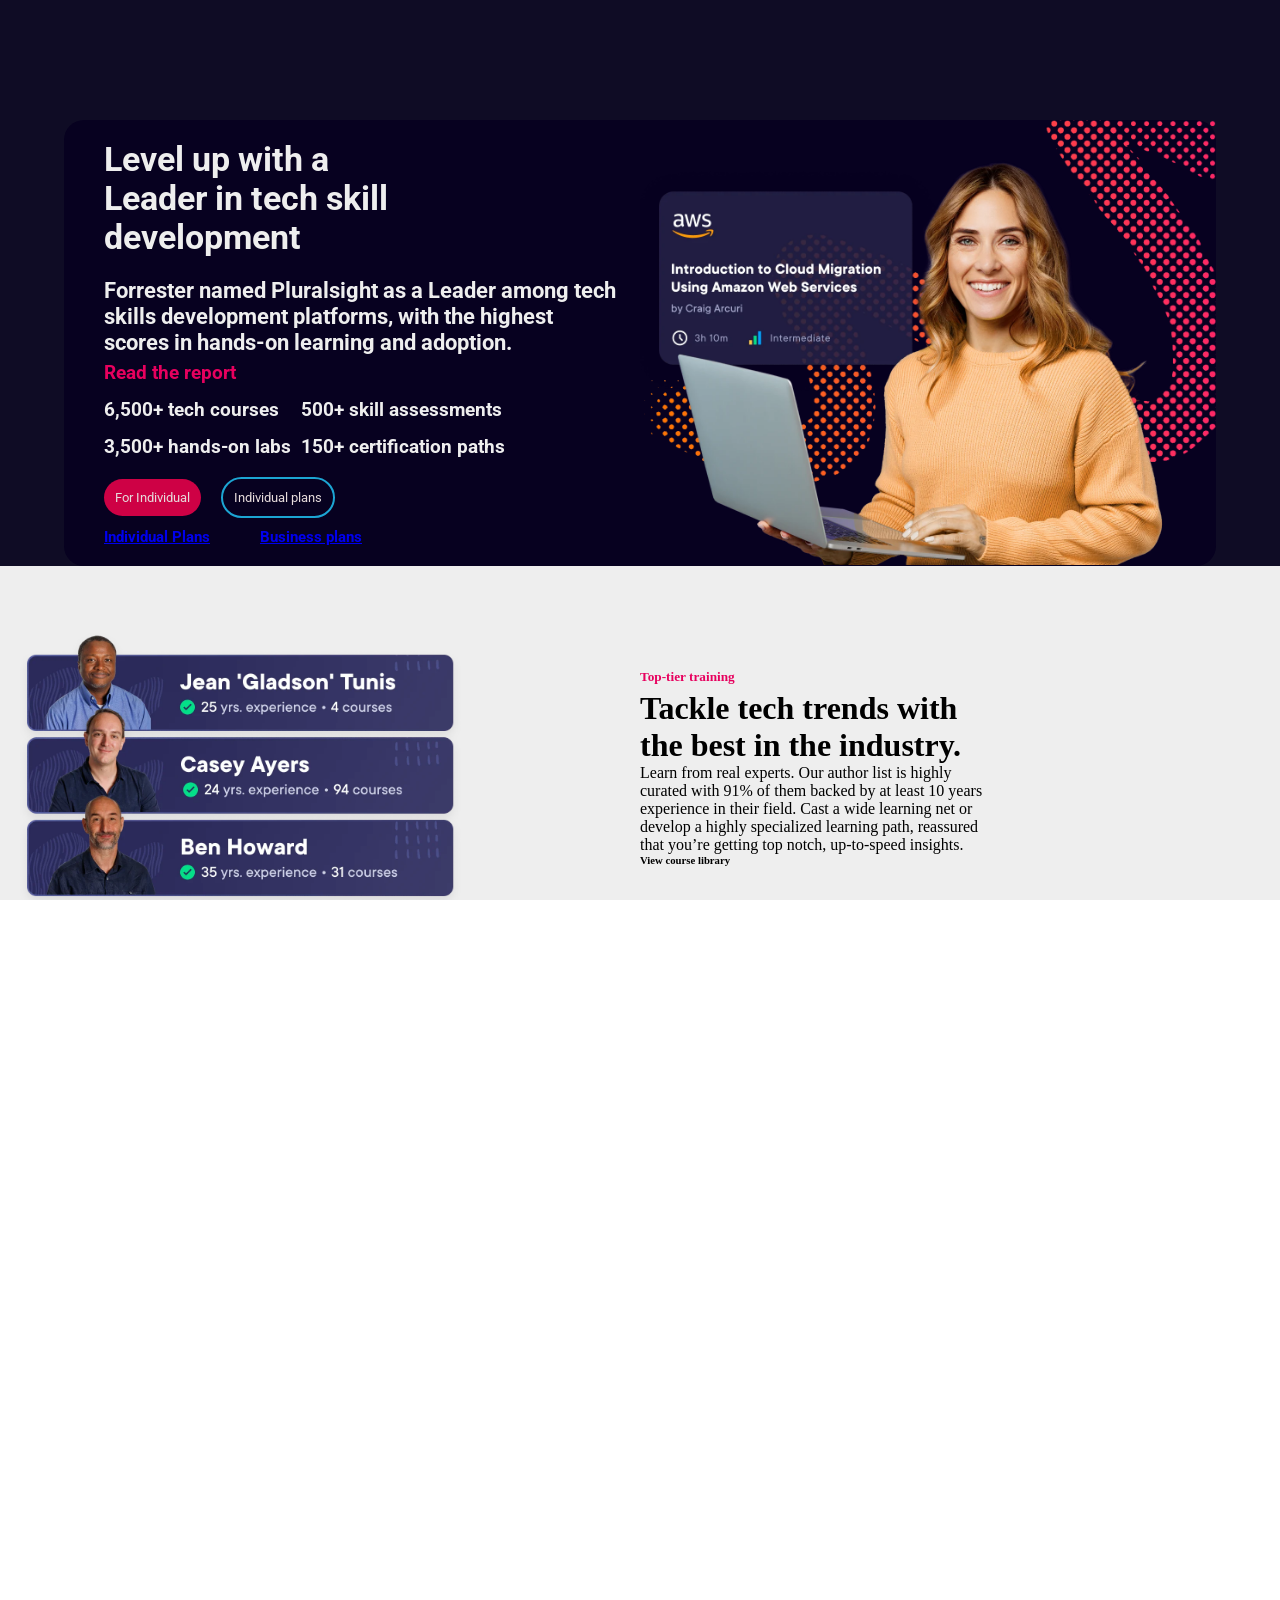
<file: index.html>
<!DOCTYPE html>
<html lang="en">

<head>
    <meta charset="UTF-8">
    <meta name="viewport" content="width=device-width, initial-scale=1.0,maximun-scale=1.0,user-scalable=no">
    <title>Pluralsight Homepoage</title>
    <link rel="stylesheet" href="style.css">
    <link rel="preconnect" href="https://fonts.googleapis.com">
    <link rel="preconnect" href="https://fonts.gstatic.com" crossorigin>
    <link
        href="https://fonts.googleapis.com/css2?family=Roboto+Flex:opsz,wght@8..144,100..1000&family=Roboto:ital,wght@0,100..900;1,100..900&display=swap"
        rel="stylesheet">
    <link href="https://fonts.googleapis.com/css2?family=Poppins:wght@300;400;500;600;700&display=swap"
        rel="stylesheet">
</head>

<body>
    <!--
    <header>
        <div class="head">
            <p class="head-p">PLURALSIGHT</p>
            <input type="search">
            <p>Sign in</p>
        </div>
        <div class="section-1">
            <ul class="list">
                <li>Individuals</li>
                <li>Business</li>
                <li>Public Sector</li>
                <li>Courses</li>
                <li>Resources</li>
            </ul>
            <div class="btn-secs">
                <button class="btn-1">Contact sales</button>
                <button class="btn-2">View plans</button>
            </div>
        </div>
        -->
    </header>
    <main>
        <section>

            <div class="frst-section-bg">
                <div class="frst-section">
                    <div class="text">

                        <h1>Level up with a <br>Leader in tech skill<br> development</h1>


                        <h4>Forrester named Pluralsight as a Leader among tech skills development platforms, with
                            the
                            highest
                            scores
                            in
                            hands-on learning and adoption.
                        </h4>
                        <h5>Read the report </h5>

                        <div class="report">
                            <div class="reports-1">
                                <h5>6,500+ tech courses</h5>
                                <h5>3,500+ hands-on labs</h5>
                            </div>
                            <div class="reports-2">
                                <h5>500+ skill assessments</h5>
                                <h5>150+ certification paths</h5>
                            </div>
                        </div>
                        <div class="button-1">
                            <button class="btn-3">For Individual</button>
                            <button class="btn-4">Individual plans</button>
                        </div>
                        <div class="b-section">
                            <h6 class="business-section"> <a href=" #">Individual Plans</a></h6>
                            <h6 class="business-section"> <a href="#">Business plans</a></h6>
                        </div>
                    </div>
                    <img src="evolve-tech.webp">

                </div>
            </div>
            <div class="second-secs">
                <img src="course-authors.webp" class="img-2">
                <div class="text-2">
                    <h5>
                        <b>Top-tier training</b>
                    </h5>

                    <h3>Tackle tech trends with<br>the best in the industry.</h3>


                    <p>Learn from real experts. Our author list is highly curated with 91% of them backed by at
                        least
                        10
                        years
                        experience in their field. Cast a wide learning net or develop a highly specialized learning
                        path,
                        reassured that you’re getting top notch, up-to-speed insights.</p>


                    <h6>View course library</h6>
                </div>
            </div>


            <div class="card-container">
                <div class="card">
                    <div class="icon"></div>
                    <h3>AI + Data</h3>
                    <p>Work smarter (not harder) with artificial intelligence and keep up with Claude AI and more in
                        this rapidly growing tech field.</p>
                    <a href="#">Generate AI skills →</a>
                </div>

                <div class="card">
                    <div class="icon"></div>
                    <h3>Software dev</h3>
                    <p>Build fluency in languages like C#, Java, Angular, and JavaScript and keep evolving as they
                        do to
                        develop efficiently.</p>
                    <a href="#">Speak software dev →</a>
                </div>
                <div class="card">
                    <div class="icon"></div>
                    <h3>Cloud + IT Ops</h3>
                    <p>From AWS to Google Cloud and everything in between, expand your cloud clout for down-to-earth
                        professional returns.</p>
                    <a href="#">Conquer the cloud →</a>
                </div>

                <div class="card">
                    <div class="icon"></div>
                    <h3>Security</h3>
                    <p>Stop cyber attacks in their tracks and secure critical skills to position yourself as the
                        expert
                        at keeping data under lock and key.</p>
                    <a href="#">Lock down security learning →</a>
                </div>
            </div>
            <div class="section-4">

                <img src="pluralsight-hands-on-labs (1).webp" class="img-3">
                <div class="text-3">
                    <h5>Learn by doing</h5>
                    <h3>Build confidence with hands-<br>on practice</h3>
                    <p>Experiment with new skills in 3,000+ interactive labs and AI or cloud sandboxes to quickly
                        get
                        the
                        hang
                        of them in real-world environments and take your career (and salary!) to the next .
                    </p>

                    <h6> Learn about labs</h6>
                </div>

            </div>
            <div class="section-5">
                <div class="text-5">

                    <h5>Speed up your personal<br> learning journey, no matter where you are</h5>
                    <p>Identify current skill levels and growth opportunities with Skill IQ assessments to
                        customize your experience and upskill quickly. Plus receive instant guidance with
                        Pluralsight’s AI assistant,
                        Iris, to drive engagement and improve skill development outcomes ASAP.
                    </p>
                    <h6>Take a skill assessment</h6>

                </div>

                <div class="img-4">
                    <img src="skilliq-updated.webp">
                </div>
            </div>
            <div class="section-6">
                <div class="img-5">
                    <img src="accelerate-business-initiatives.webp">
                </div>
                <div class="wrapper">
                    <div class="text-6">
                        <h4>Develop tech teams</h4>
                        <h2>Accelerate business initiatives</h2>


                        <p> Join the Fortune 500 companies and more than 23,000 businesses that rely on Pluralsight
                            to:</p>

                        <ul class="text-lists">

                            <div class="lists">
                                <li> Identify knowledge gaps and align tech learning to organizational <br>initiatives
                                </li>
                            </div>
                            <div class="lists">
                                <li>Build skills to transform and retain in-house tech talent</li>
                            </div>
                            <div class="lists">
                                <li> Validate skills with assessments, certification practice exams, and hands-on
                                    practice
                                    labs
                                </li>
                            </div>
                        </ul>

                        <button class="btn-6"><b>View team plan</b></button>
                    </div>
                </div>
            </div>
            <div class="section-7">
                <div class="txt-4">
                    <h2>2025 Forrester Wave™<br>names Pluralsight as a<br> <span>Leader</span> among tech skills<br>
                        dev
                        platforms<br>
                    </h2>

                    <h4> Find out how our offering and strategy stack up. </h4>

                    <button class="sec-7-btn">Get the report</button>

                </div>
                <div class="img-6">
                    <img src="forrester-dot-grid (1).webp">
                </div>

            </div>
            <div class="sec-8-head">
                <h3>What our customers are saying</h3>

            </div>
            <div class="section-8">
                <div class="cards">
                    <h3>
                        "Investing in [our internal] technology college means investing in the people, in the
                        talent. .
                        . We
                        do that together with Pluralsight.”
                    </h3>
                    <p>Saul Van Beurden
                        Head of Technology, Wells Fargo</p>
                </div>
                <div class="cards">
                    <h3>
                        “Pluralsight is solely responsible for getting me from practically minimum wage to over six
                        figures
                        a year.”
                    </h3>
                    <p>Winston S.
                        Cloud Architect</p>
                </div>
                <div class="cards">
                    <h3>
                        "With Pluralsight, our airmen have access to high-quality, up-to-date technology content and
                        can
                        leverage Skill IQ assessments to track progress and map out a faster path for learning.”
                    </h3>
                    <p>Lauren Knausenberger
                        Chief Transformation Officer,
                        United States Air Force
                    </P>
                </div>
            </div>
            <div class="section-9">
                <div class="sec-9-txt">
                    <h1>Get started with Pluralsight</h1>

                    <button class="btn-7">View individual plans</button>
                    <button class="btn-8">View teams plans</button>
                </div>
            </div>
            <div class="section-10">
                <ul>
                    <h2>Support</h2>
                    <li>contact</li>
                    <li>Help center</li>
                    <li>IP Allowlist</li>
                    <li>Sitemap</li>
                    <li>Download Pluralsight</li>
                    <li>Plans</li>
                    <li> Flow Plans</li>
                    <li>Professional Services</li>
                </ul>
                <ul>
                    <h2>Community</h2>
                    <li>Guides</li>
                    <li>Teach</li>
                    <li>Partner with pluralsight</li>
                    <li>Pluralsight One</li>
                    <li>Authors</li>
                </ul>
                <ul>
                    <h2>Company</h2>
                    <li>About us</li>
                    <li>Careers</li>
                    <li>Newsroom</li>
                    <li> Resources</li>
                </ul>
                <ul>
                    <h2>Industries</h2>
                    <li>Education</li>
                    <li> Financial Services (FSBI)</li>
                    <li>Healthcare</li>
                    <li> Insurance</li>
                    <li>Non-Profit</li>
                    <li> Public Sector</li>
                </ul>
                <ul class="submit">
                    <h2>Newsletter</h2>
                    <li>Sign up with your email to join our mailing list.</li>
                    <input type="search">
                    <input type="checkbox">
                    <li>I would like to receive emails from Pluralsight</li>

                    <button>Submit</button>
                </ul>
            </div>
        </section>
    </main>
    <footer>
    </footer>
</body>

</html>
</file>
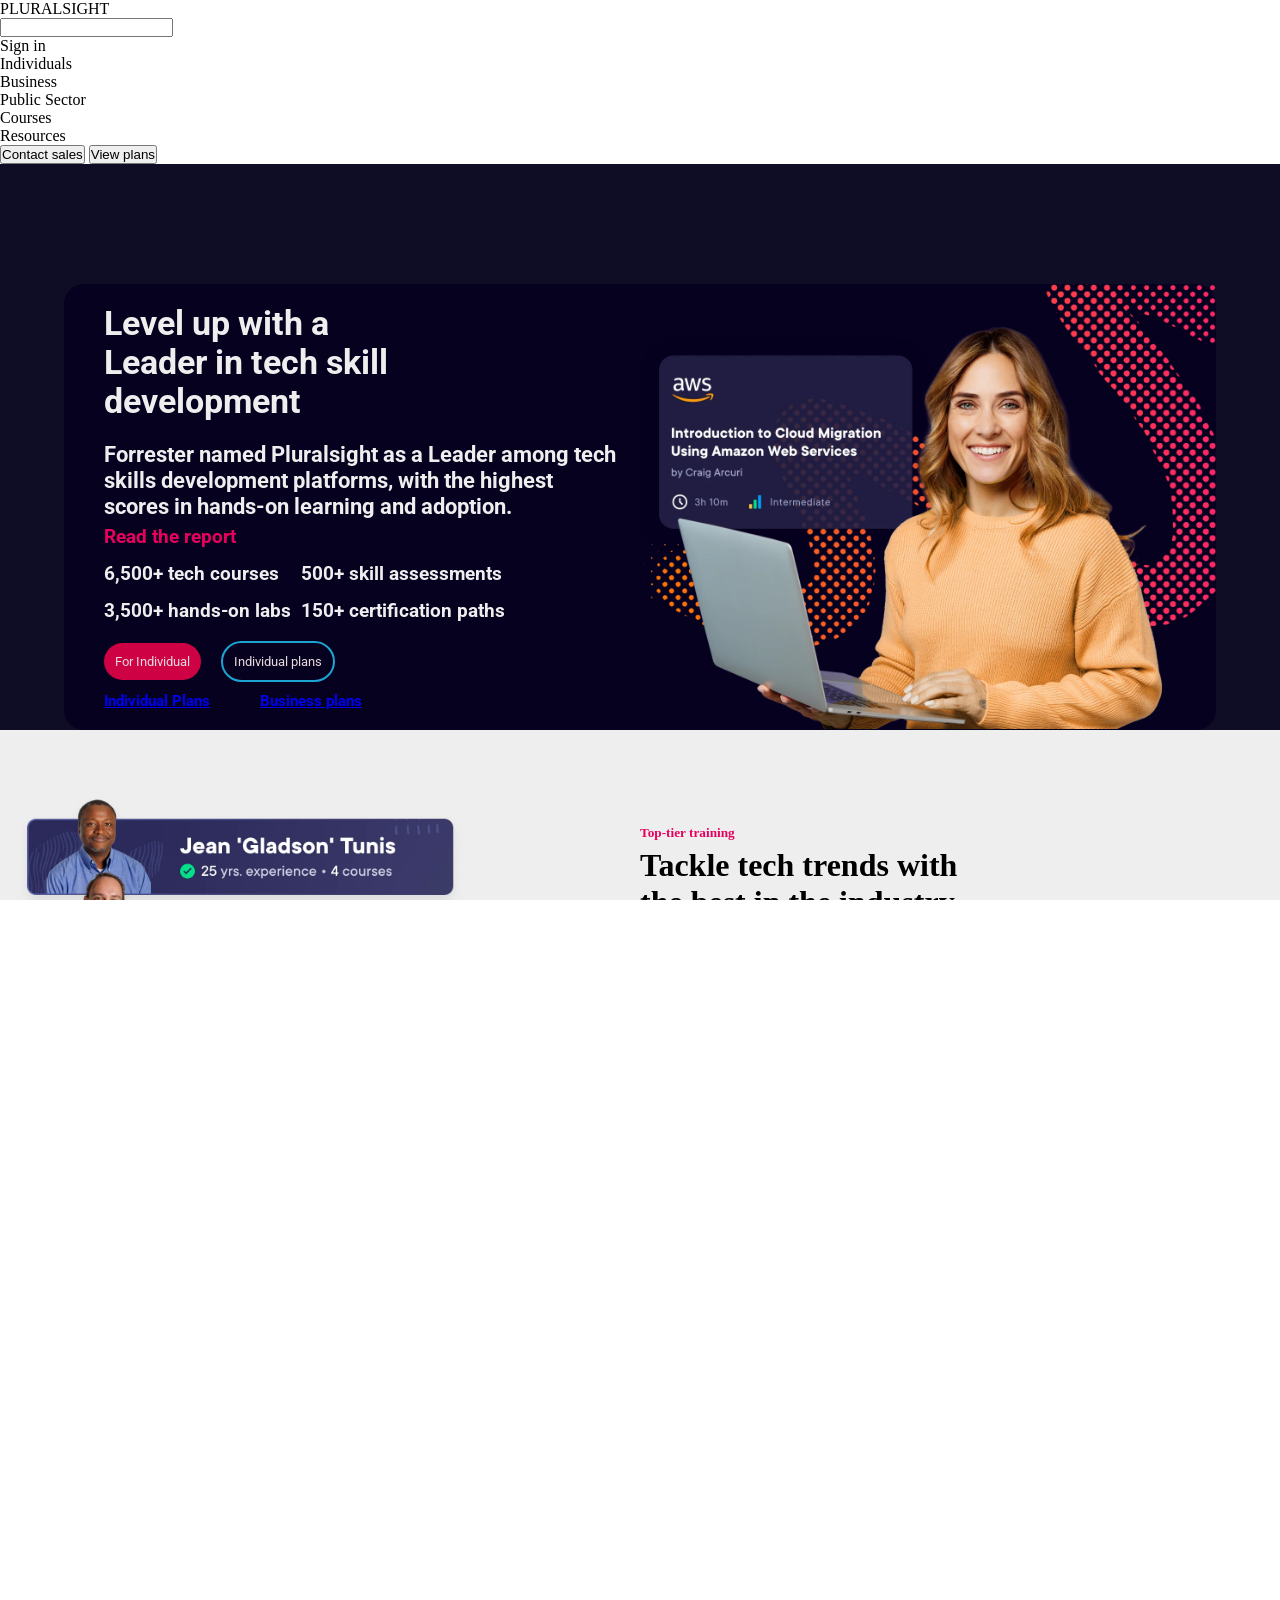
<file: index.html.html>
<!DOCTYPE html>
<html lang="en">

<head>
    <meta charset="UTF-8">
    <meta name="viewport" content="width=device-width, initial-scale=1.0">
    <title>Pluralsight Homepoage</title>
    <link rel="stylesheet" href="style.css">
    <link rel="preconnect" href="https://fonts.googleapis.com">
    <link rel="preconnect" href="https://fonts.gstatic.com" crossorigin>
    <link
        href="https://fonts.googleapis.com/css2?family=Roboto+Flex:opsz,wght@8..144,100..1000&family=Roboto:ital,wght@0,100..900;1,100..900&display=swap"
        rel="stylesheet">
    <link href="https://fonts.googleapis.com/css2?family=Poppins:wght@300;400;500;600;700&display=swap"
        rel="stylesheet">
</head>

<body>
    <header>
        <div class="head">
            <p class="head-p">PLURALSIGHT</p>
            <input type="search">
            <p>Sign in</p>
        </div>
        <div class="section-1">
            <ul class="list">
                <li>Individuals</li>
                <li>Business</li>
                <li>Public Sector</li>
                <li>Courses</li>
                <li>Resources</li>
            </ul>
            <div class="btn-secs">
                <button class="btn-1">Contact sales</button>
                <button class="btn-2">View plans</button>
            </div>
        </div>
    </header>
    <main>
        <section>

            <div class="frst-section-bg">
                <div class="frst-section">
                    <div class="text">

                        <h1>Level up with a <br>Leader in tech skill<br> development</h1>


                        <h4>Forrester named Pluralsight as a Leader among tech skills development platforms, with
                            the
                            highest
                            scores
                            in
                            hands-on learning and adoption.
                        </h4>
                        <h5>Read the report </h5>

                        <div class="report">
                            <div class="reports-1">
                                <h5>6,500+ tech courses</h5>
                                <h5>3,500+ hands-on labs</h5>
                            </div>
                            <div class="reports-2">
                                <h5>500+ skill assessments</h5>
                                <h5>150+ certification paths</h5>
                            </div>
                        </div>
                        <div class="button-1">
                            <button class="btn-3">For Individual</button>
                            <button class="btn-4">Individual plans</button>
                        </div>
                        <div class="b-section">
                            <h6 class="business-section"> <a href=" #">Individual Plans</a></h6>
                            <h6 class="business-section"> <a href="#">Business plans</a></h6>
                        </div>
                    </div>
                    <img src="evolve-tech.webp">

                </div>
            </div>
            <div class="second-secs">
                <img src="course-authors.webp" class="img-2">
                <div class="text-2">
                    <h5>
                        <b>Top-tier training</b>
                    </h5>

                    <h3>Tackle tech trends with<br>the best in the industry
                    </h3>

                    <p>Learn from real experts. Our author list is highly curated with 91% of them backed by at
                        least
                        10
                        years
                        experience in their field. Cast a wide learning net or develop a highly specialized learning
                        path,
                        reassured that you’re getting top notch, up-to-speed insights.
                    </p>

                    <h5>View course library</h5>
                </div>
            </div>


            <div class="card-container">
                <div class="card">
                    <div class="icon"></div>
                    <h3>AI + Data</h3>
                    <p>Work smarter (not harder) with artificial intelligence and keep up with Claude AI and more in
                        this rapidly growing tech field.</p>
                    <a href="#">Generate AI skills →</a>
                </div>

                <div class="card">
                    <div class="icon"></div>
                    <h3>Software dev</h3>
                    <p>Build fluency in languages like C#, Java, Angular, and JavaScript and keep evolving as they
                        do to
                        develop efficiently.</p>
                    <a href="#">Speak software dev →</a>
                </div>
                <div class="card">
                    <div class="icon"></div>
                    <h3>Cloud + IT Ops</h3>
                    <p>From AWS to Google Cloud and everything in between, expand your cloud clout for down-to-earth
                        professional returns.</p>
                    <a href="#">Conquer the cloud →</a>
                </div>

                <div class="card">
                    <div class="icon"></div>
                    <h3>Security</h3>
                    <p>Stop cyber attacks in their tracks and secure critical skills to position yourself as the
                        expert
                        at keeping data under lock and key.</p>
                    <a href="#">Lock down security learning →</a>
                </div>
            </div>
            <div class="section-4">

                <img src="pluralsight-hands-on-labs (1).webp" class="img-3">
                <div class="text-3">
                    <h5>Learn by doing</h5>
                    <h3>Build confidence with hands-<br>on practice</h3>
                    <p>Experiment with new skills in 3,000+ interactive labs and AI or cloud sandboxes to quickly
                        get
                        the
                        hang
                        of them in real-world environments and take your career (and salary!) to the next level.
                    </p>

                    <h5> Learn about labs</h5>
                </div>

            </div>
            <div class="section-5">
                <div class="text-5">

                    <h5>Speed up your personal<br> learning journey, no matter where you are</h5>
                    <p>Identify current skill levels and growth opportunities with Skill IQ assessments to
                        customize your experience and upskill quickly. Plus receive instant guidance with
                        Pluralsight’s AI assistant,
                        Iris, to drive engagement and improve skill development outcomes ASAP.
                    </p>
                    <h5>Take a skill assessment</h5>

                </div>

                <div class="img-4">
                    <img src="skilliq-updated.webp">
                </div>
            </div>
            <div class="section-6">
                <div class="img-5">
                    <img src="accelerate-business-initiatives.webp">
                </div>
                <div class="wrapper">
                    <div class="text-6">
                        <h4>Develop tech teams</h4>
                        <h2>Accelerate business initiatives</h2>

                        <ul class="text-li">
                            <li> Join the Fortune 500 companies and more than 23,000 businesses that rely on
                                Pluralsight
                                to:
                            </li>

                            <li> Identify knowledge gaps and align tech learning to organizational <br>initiatives
                            </li>
                            <li>Build skills to transform and retain in-house tech talent</li>
                            <li> Validate skills with assessments, certification practice exams, and hands-on
                                practice
                                labs
                            </li>
                        </ul>

                        <button class="btn-6"><b>View team plan</b></button>
                    </div>
                </div>
            </div>
            <div class="section-7">
                <div class="txt-4">
                    <h2>2025 Forrester Wave™<br>names Pluralsight as a<br> <span>Leader</span> among tech skills<br>
                        dev
                        platforms<br>
                    </h2>

                    <h4> Find out how our offering and strategy stack up.
                    </h4>
                    <button>Get the report</button>
                </div>
                <div class="img-6">
                    <img src="forrester-dot-grid (1).webp">
                </div>
            </div>
            <div class="sec-8-head">
                <h3>What our customers are saying
                </h3>
            </div>
            <div class="section-8">
                <div class="cards">
                    <h3>
                        "Investing in [our internal] technology college means investing in the people, in the
                        talent. .
                        . We
                        do that together with Pluralsight.”
                    </h3>
                    <p>Saul Van Beurden
                        Head of Technology, Wells Fargo</p>
                </div>
                <div class="cards">
                    <h3>
                        “Pluralsight is solely responsible for getting me from practically minimum wage to over six
                        figures
                        a year.”
                    </h3>
                    <p>Winston S.
                        Cloud Architect</p>
                </div>
                <div class="cards">
                    <h3>
                        "With Pluralsight, our airmen have access to high-quality, up-to-date technology content and
                        can
                        leverage Skill IQ assessments to track progress and map out a faster path for learning.”
                    </h3>
                    <p>Lauren Knausenberger
                        Chief Transformation Officer,
                        United States Air Force
                    </P>
                </div>
            </div>
            <div class="section-9">
                <div class="sec-9-txt">
                    <h1>Get started with Pluralsight
                    </h1>
                    <button class="btn-7">View individual plans</button>
                    <button class="btn-8">View teams plans</button>
                </div>
            </div>
            <div class="section-10">
                <ul>
                    <h2>Support</h2>
                    <li>contact</li>
                    <li>Help center</li>
                    <li>IP Allowlist</li>
                    <li>Sitemap</li>
                    <li>Download Pluralsight</li>
                    <li>Plans</li>
                    <li> Flow Plans</li>
                    <li>Professional Services</li>
                </ul>
                <ul>
                    <h2>Community</h2>
                    <li>Guides</li>
                    <li>Teach</li>
                    <li>Partner with pluralsight</li>
                    <li>Pluralsight One</li>
                    <li>Authors</li>
                </ul>
                <ul>
                    <h2>Company</h2>
                    <li>About us</li>
                    <li>Careers</li>
                    <li>Newsroom</li>
                    <li> Resources</li>
                </ul>
                <ul>
                    <h2>Industries</h2>
                    <li>Education</li>
                    <li> Financial Services (FSBI)</li>
                    <li>Healthcare</li>
                    <li> Insurance</li>
                    <li>Non-Profit</li>
                    <li> Public Sector</li>
                </ul>
                <ul class="submit">
                    <h2>Newsletter</h2>
                    <li>Sign up with your email to join our mailing list.</li>
                    <input type="search">
                    <input type="checkbox">
                    <li>I would like to receive emails from Pluralsight</li>

                    <button>Submit</button>
                </ul>
            </div>
        </section>
    </main>
    <footer>
    </footer>
</body>

</html>
</file>
<file: style.css>
* {
    margin: 0;
    padding: 0;
}

html,
body {
    width: 100%;
    height: 100%;
    margin: 0;
    padding: 0;
    overflow-x: hidden;
}

/*
header {
    background-color: #0c0244;
    color: #fff;
    position: fixed;
    top: 0;
    width: 100%;
}

.head {
    display: flex;
    flex-wrap: wrap;
    justify-content: space-between;

}

.section-1 {
    display: flex;
    justify-content: space-between;

}

.list {
    display: flex;
    flex-wrap: wrap;
    justify-content: space-between;
    gap: 20px;
    padding: 0 10px;
    list-style-type: none;
}


.head-p,
p {
    padding: 20px;
    font-family: 'Poppins', sans-serif;
    cursor: pointer;
}

input {
    border-radius: 20px;
    width: 30%;
    margin: 16px;
    height: 30px;
    color: rgb(0, 0, 0);
    background: transparent;
}



.btn-secs {
    display: flex;
    justify-content: flex-end;
    gap: 10px;
    margin-bottom: 20px;
}

.btn-1 {
    padding: 0.75em 1.5em;
    border-radius: 20px;
    color: rgb(235, 221, 221);
    background: transparent;
    border: 3px solid rgb(106, 105, 168);
    font-size: 16px;
    font-family: 'Poppins', sans-serif;
    cursor: pointer;
}

.btn-1:hover {
    background-color: #585fa2;
}

.btn-2 {
    padding: 0.75em 1.5em;
    font-family: 'poppins', sans-serif;
    border-radius: 20px;
    color: rgb(235, 221, 221);
    background-color: #e7005e;
    border: 0;
    font-size: 16px;
    cursor: pointer;
}

.btn-2:hover {
    background-color: #585fa2;
}
*/
body {
    max-height: 100vh;
}

section {
    background-color: #eee;
}

.frst-section-bg {
    background-color: #0f0c25;
    padding-top: 90px;

}

.frst-section {
    display: flex;
    justify-content: space-between;
    align-items: center;
    flex-wrap: wrap;
    border-radius: 20px;
    background-color: #070120;
    color: #eee;
    margin: 30px auto;
    width: 90%;
}

.text {
    padding-left: 20px;
    font-family: 'roboto', sans-serif;
    font-size: 1.40em;
    flex: 1 1 300px;
    margin: 20px;

}

.text h1 {
    margin-bottom: 20px;
}

.text>h5 {
    line-height: 2;
    color: #e7005e;
}

.report {
    display: flex;
    flex-wrap: wrap;
    gap: 10px;
    line-height: 2;
}

.button-1 button {
    color: #e6dbdb;
    margin-top: 10px;
    font-family: 'roboto', sans-serif;
}

.btn-3 {
    background-color: #ce0145;
    padding: 11px;
    border-radius: 25px;
    border: none;
    margin-right: 15px;
    cursor: pointer;
}

.btn-3:hover {
    background-color: #e6dbdb;
    color: #0c0244;
}

.btn-4 {
    background: transparent;
    border: 2px solid rgb(28, 165, 211);
    border-radius: 25px;
    padding: 11px;
    margin-right: 15px;
    cursor: pointer;
}

.btn-4:hover {
    background-color: #e6dbdb;
    color: rgb(1, 1, 49);
}

.b-section {
    display: flex;
    gap: 50px;
    margin-top: 10px;
    color: white;
}

.frst-section img {
    flex: 1 1 300px;
    width: 50%;
    height: auto;
}

/* section-2 */
.second-secs {
    display: flex;
    justify-content: space-between;
    align-items: center;
    flex-wrap: wrap;
    margin-top: 5%;
    padding-left: 20px;
}

.img-2 {
    width: 20%;
    min-width: 35%;

}

.text-2 {
    flex: 1 1 100%;
    max-width: 50%;
    padding: 10px;

}

.text-2 h3 {
    font-size: 2rem;
    font-family: 'poppins' sans-serif;
}

.text-2 h5 {
    color: #e7005e;
    line-height: 2;
}

.text-2 p {
    margin: 0;
    padding: 0%;
    font-size: 1.0em;
    width: 55%;
    font-family: 'roboto' sans-serif;

}

.card-container {
    display: flex;
    flex-wrap: wrap;
    gap: 20px;
    padding: 40px 20px;
    justify-content: center;
    margin-top: 5%;

}

.card {
    background: #fff;
    border-radius: 15px;
    padding: 20px;
    box-shadow: 0 4px 12px rgba(0, 0, 0, 0.1);
    font-family: 'Poppins', sans-serif;
    transition: transform 0.3s ease;

    flex: 1 1 250px;
}

.card h3 {
    font-size: 1.25rem;
    margin-bottom: 10px;
    color: #0c0244;
}

.card p {
    font-size: 0.9rem;
    margin-bottom: 15px;
    color: #444;
}

.card a {
    color: #e7005e;
    font-weight: bold;
    text-decoration: none;
}

.img-3 {
    width: 40%;


}

/* section-4 */
.section-4 {
    display: flex;
    align-items: center;
    justify-content: center;
    flex-wrap: wrap;
    gap: 30px;
    margin-top: 5%;
}



.text-3 {
    flex: 1 1;

    font-size: 1.35em;
}

.text-3 h5 {
    color: #ff1675;
    font-family: 'poppins', sans-serif;

}

/* section-5 */
.section-5 {
    display: flex;
    align-items: center;
    justify-content: center;
    flex-wrap: wrap;
    gap: 30px;
    margin-top: 5%;
}

.text-5 {
    font-size: 1.2rem;
}

.text-5 h5 {
    color: #e7005e;
}

.text-5 {
    width: 30em;
}

/* section-6 */
.section-6 {
    display: flex;
    flex-wrap: wrap;
    align-items: center;
    justify-content: center;
    gap: 50px;
    background-color: #0f0c25;
    margin-top: 5%;
}

.text-6 {
    color: #D1D2E6;
    width: 100%;
    min-height: 200px;
    max-width: 900px;
    min-height: 200px;
    word-wrap: break-word;
    overflow-wrap: break-word;

}

.text-6 h2 {
    font-size: 20px;
    font-family: 'poppins', sans-serif;
    color: #eee;

}

.text-6 h4 {
    color: #ff1675;
}

.img-5 img {
    width: 100%;
    max-width: 400px;
    height: auto;
    margin-top: 20%;
}


.btn-6 {
    border-radius: 20px;
    color: rgb(235, 221, 221);
    background: transparent;
    border: 2px, solid #585fa2;
    font: 16px;
    cursor: pointer;


}

.btn-6:hover {
    background-color: azure;
    color: rgb(125, 125, 197);
}

.text-li {
    font-size: 1rem;


    list-style-type: none;
}

/* section-7 */
.section-7 {
    display: flex;
    border-radius: 17px;
    flex-wrap: wrap;
    background-color: #1c114e;
    margin: 30px auto;
    width: 77%;
    gap: 20%;
    font-family: 'roboto';
    padding: 40px;
    background: linear-gradient(to right, #0f0c25 70%, #82048d 100%);
    margin-top: 5%;
}


.txt-4 {
    display: flex;
    flex-wrap: wrap;
    flex-direction: column
}

.txt-4 h2 {
    font-size: 3.34rem;
    color: #fff;
    margin-bottom: 20px;
}

span {
    color: #ce0145;
}

.txt-4 h4 {
    color: #fff;
    font-family: 'poppins';
    font-size: 1.rem;
}

.section-7 .img-6 img {
    width: 300px;
    margin-top: 100px;

}

.sec-7-btn {
    font-family: 'roboto';
    background-color: #e7005e;
    line-height: 2px;
    padding: 20px;
    border-radius: 20px;
    border: 0;
    width: 50%;
}

.sec-7-btn:hover {
    background-color: #eee;
}


/* section-8 */
.section-8 {
    display: flex;
    flex-wrap: wrap;
    justify-content: center;
    gap: 20px;
    margin-top: 5%;
}

.sec-8-head {
    text-align: center;
    font-size: 30px;
    font-family: 'Poppins', sans-serif;
    margin-bottom: 33px;
}

.cards {
    background: #fff;
    border-radius: 15px;
    padding: 20px;
    box-shadow: 0 4px 12px rgba(0, 0, 0, 0.1);
    font-family: 'Poppins', sans-serif;
    max-width: 300px;

}

.section-9 {

    background: linear-gradient(to right, #201a4b 70%, #82048d 100%);
    padding: 40px;
    border-radius: 16px;
    margin: 30px;
    margin-top: 5%;

}

.sec-9-txt {
    text-align: center;
}

.sec-9-txt h1 {
    font-size: 2.25rem;
    font-family: 'Poppins', sans-serif;
    color: #ffffff;
    line-height: 2;
}

.btn-7 {
    border-radius: 20px;
    color: rgb(235, 221, 221);
    background-color: #ce0145;
    border: 0px;
    font: 16px;
    padding: 10px;
    cursor: pointer;
    margin-top: 10px;
    margin-right: 20px;
    font-weight: bold;
    font-family: 'Poppins', sans-serif;
}

.btn-7:hover {
    background-color: #e6dbdb;
    color: rgb(168, 168, 221);
}

.btn-8 {
    border-radius: 20px;
    color: rgb(235, 221, 221);
    background: transparent;
    border: 3px solid white;
    font: 16px;
    padding: 10px;
    cursor: pointer;
    margin-top: 10px;
    margin-right: 20px;
    font-weight: bold;
    font-family: 'Poppins', sans-serif;
}

.btn-8:hover {
    background-color: #fff;
    color: rgb(1, 1, 49);
}

.section-10 {
    display: flex;
    justify-content: center;
    flex-wrap: wrap;
    gap: 100px;

    padding: 80px 0;
    background-color: #0f0c25;
}

.section-10 ul {
    list-style-type: none;
    line-height: 2;
    color: #D1D2E6;
    font-family: 'poppins' sans-serif;
}

.section-10 h2 {
    color: #eee;
    font-weight: bold;
    font-family: 'roboto' sans-serif;
}

.submit h2 {
    margin-bottom: 10px;
}

.submit input[type="search"] {
    width: 250px;

    padding: 6px;
    color: #fff;
    border-radius: 6px;
    border: 1px solid #ccc;
    margin: 10px 0;
}

.submit input[type="checkbox"] {
    margin-right: 6px;
}

.submit button {
    margin-top: 10px;
    padding: 8px 14px;
    background-color: #f305cb;
    color: white;
    border: none;
    border-radius: 6px;
    cursor: pointer;
}

@media screen and (max-width: 640px) {


    .text {
        font-size: 1.2rem;
    }

    .button-1 {
        display: flex;
        flex-wrap: wrap;
        width: 100%;
        flex-direction: column;
    }


    .b-section,
    .business-section a {
        gap: 30px;
        color: white;
        font-size: 1rem;
    }

    .second-secs {
        width: 100%;
    }

    .text-2 {
        width: 100%;
        min-width: 350px;

    }

    .img-2 {
        width: 90%;
    }

    .text-2 h5 {
        font-size: 2rem;
    }

    .text-2 h3 {
        font-size: 2rem;
        font-family: 'roboto', sans-serif;
    }

    .text-2 p {
        font-size: 0.80rem;
        min-width: 90%;
        margin-top: 10px;
        font-family: 'poppins', sans-serif;
    }

    .text-2 h6 {
        font-size: 1rem;
        line-height: 3;
        color: #ce0145;
    }

    .card-container {
        width: 70%;
        margin-left: 10%;
        min-width: 20px;
    }

    /*section-4 */
    .section-4 {
        padding: 10px;
    }

    .img-3 {
        width: 90%;
    }

    .text-3 h3 {
        font-size: 1.8rem;
        font-family: 'roboto', sans-serif;
    }

    .text-3 p {
        font-size: 1em;
        font-family: 'poppins', sans-serif;
    }

    .text-3 h6 {
        font-size: 1em;
        color: #ce0145;
        line-height: 2;
        font-family: 'poppins', sans-serif;
    }

    /*section-5 */
    .section-5 {
        padding: 10px;
    }

    .text-5 h5 {
        color: #0c0244;
        font-size: 2rem;
        margin-bottom: 20px;
    }

    .text-5 h6 {
        font-size: 1.2rem;
        font-family: 'poppins';
        color: #ce0145;
        margin-top: 10px;

    }

    .img-4 img {
        width: 400px;
    }

    /*section-6 */

    .img-5 {
        width: 300px;
        margin-top: 40px;
    }

    .text-6 {
        padding: 10px;
    }

    .text-6 h4 {
        font-size: 1.0rem;
        margin-bottom: 10px;
        font-family: 'poppins';
    }

    .text-6 h2 {
        font-size: 1.6rem;
    }

    .text-6 p {
        margin-bottom: 10px;
        font-size: 1.0rem;
        min-width: 10%;
    }

    .lists {
        line-height: 24px;
        list-style-type: none;
        padding: 10px;
    }

    .btn-6 {
        width: 90%;
        font-family: 'poppins', sans-serif;
        padding: 20px;
    }

    /*section-7*/
    .section-7 {
        width: 70%;
    }

    .txt-4 h2 {
        font-size: 2rem;
    }

    .img-6 img {
        margin-top: 50px;
    }

    .sec-7-btn {
        width: 100%;
    }

    /*section-8*/
    .sec-8-head {
        font-size: 1.16rem;
    }

    /* section-9*/


    .sec-9-txt h1 {
        font-size: 1.20rem;
    }

    .btn-7 {
        min-width: 100%;
    }

    .btn-8 {
        min-width: 100%;
    }

    /*section-10 */
    .section-10 {
        padding: 10px;
        display: grid;
        grid-template-columns: 150px 1fr;
        gap: 80px;

    }

}
</file>
